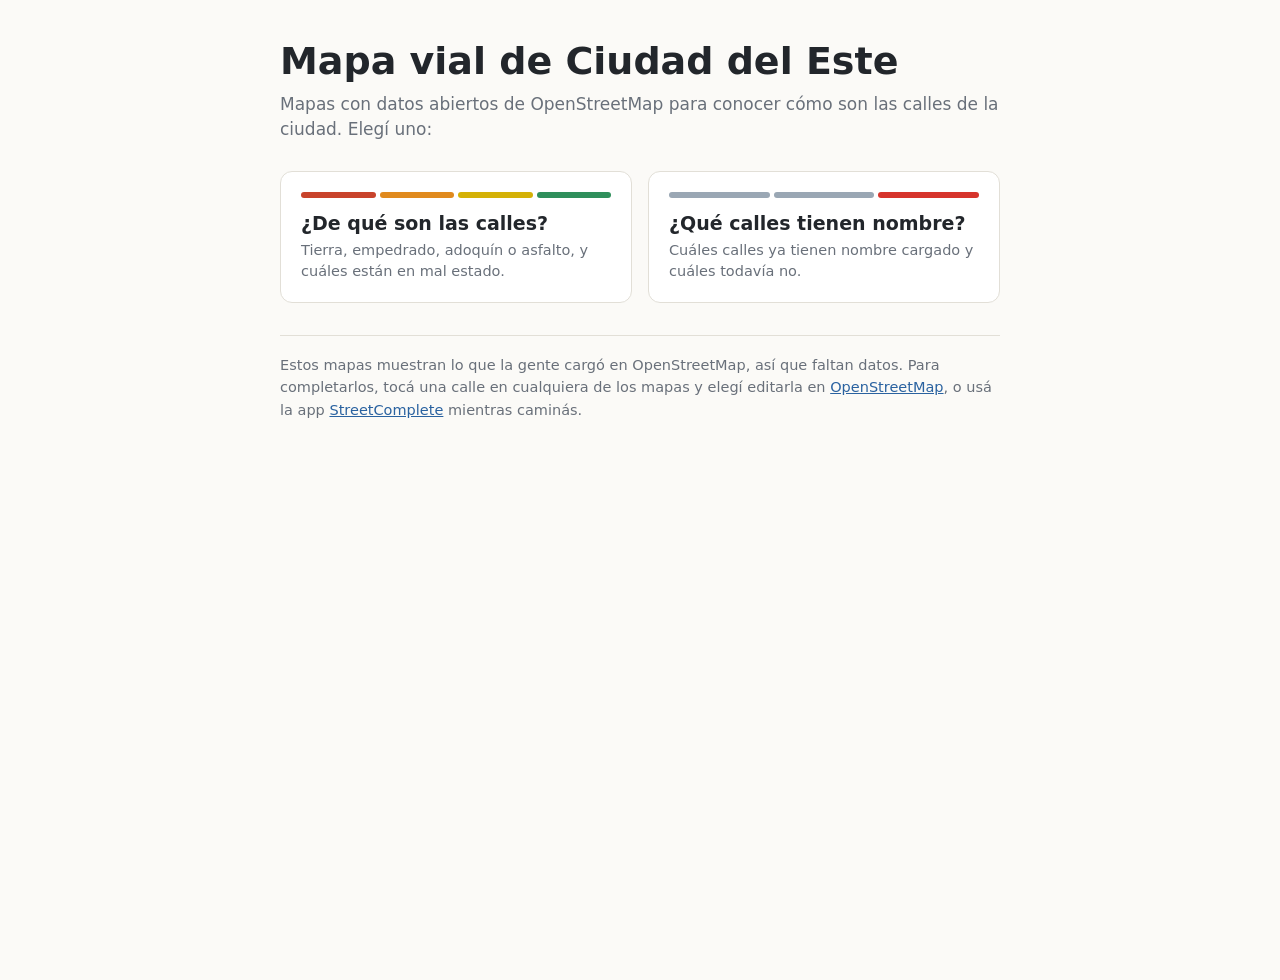
<file: index.html>
<!DOCTYPE html>
<html lang="es">
<head>
<meta charset="utf-8">
<meta name="viewport" content="width=device-width,initial-scale=1">
<title>Mapa vial de Ciudad del Este</title>
<style>
  :root{--ink:#22262b;--muted:#69707a;--paper:#fbfaf7;--line:#e2dfd7}
  body{margin:0;min-height:100vh;background:var(--paper);color:var(--ink);font-family:system-ui,-apple-system,"Segoe UI",Roboto,sans-serif;display:flex;flex-direction:column;align-items:center;padding:40px 16px}
  main{max-width:720px;width:100%}
  h1{font-size:clamp(26px,5vw,38px);margin:0 0 8px;line-height:1.15}
  .lead{color:var(--muted);font-size:17px;line-height:1.5;margin:0 0 28px}
  .cards{display:grid;grid-template-columns:repeat(auto-fit,minmax(250px,1fr));gap:16px}
  a.card{display:block;border:1px solid var(--line);border-radius:12px;padding:20px;text-decoration:none;color:inherit;background:#fff;transition:border-color .15s,transform .15s}
  a.card:hover{border-color:var(--ink);transform:translateY(-2px)}
  a.card:focus-visible{outline:3px solid #3b78b5;outline-offset:2px}
  .bars{display:flex;gap:4px;margin-bottom:14px}
  .bars i{flex:1;height:6px;border-radius:3px}
  h2{font-size:19px;margin:0 0 6px}
  .card p{margin:0;color:var(--muted);font-size:14.5px;line-height:1.45}
  .ayuda{margin-top:32px;font-size:14.5px;color:var(--muted);line-height:1.55;border-top:1px solid var(--line);padding-top:18px}
  .ayuda a{color:#2a62a0}
</style>
</head>
<body>
<main>
  <h1>Mapa vial de Ciudad del Este</h1>
  <p class="lead">Mapas con datos abiertos de OpenStreetMap para conocer cómo son las calles de la ciudad. Elegí uno:</p>
  <div class="cards">
    <a class="card" href="superficies.html">
      <div class="bars"><i style="background:#c8432b"></i><i style="background:#e08a1e"></i><i style="background:#d4b106"></i><i style="background:#2f8f5b"></i></div>
      <h2>¿De qué son las calles?</h2>
      <p>Tierra, empedrado, adoquín o asfalto, y cuáles están en mal estado.</p>
    </a>
    <a class="card" href="nombres.html">
      <div class="bars"><i style="background:#9aa7b4"></i><i style="background:#9aa7b4"></i><i style="background:#d6342c"></i></div>
      <h2>¿Qué calles tienen nombre?</h2>
      <p>Cuáles calles ya tienen nombre cargado y cuáles todavía no.</p>
    </a>
  </div>
  <p class="ayuda">Estos mapas muestran lo que la gente cargó en OpenStreetMap, así que faltan datos. Para completarlos, tocá una calle en cualquiera de los mapas y elegí editarla en <a href="https://www.openstreetmap.org" target="_blank" rel="noopener">OpenStreetMap</a>, o usá la app <a href="https://streetcomplete.app" target="_blank" rel="noopener">StreetComplete</a> mientras caminás.</p>
</main>
</body>
</html>
</file>
